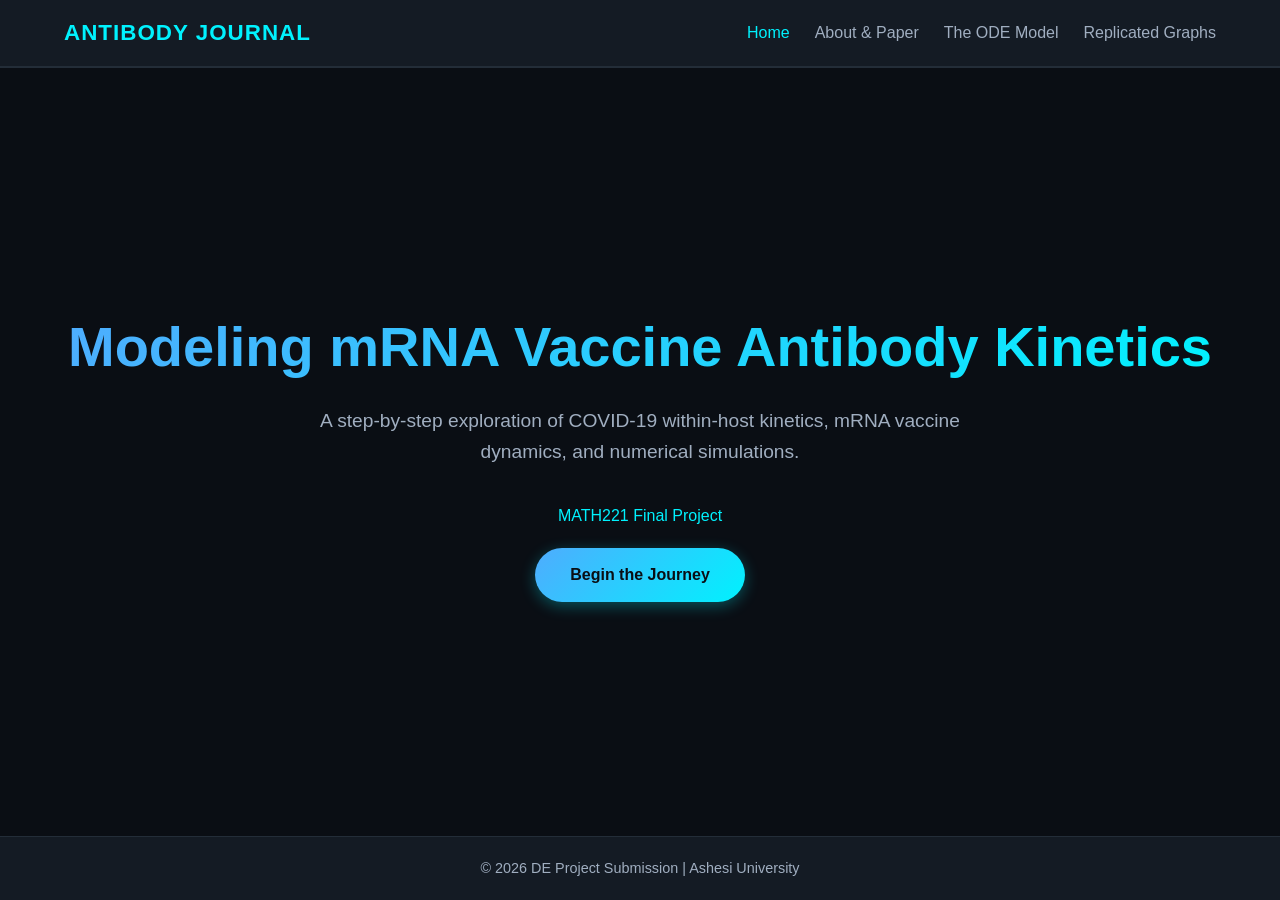
<file: index.html>
<!DOCTYPE html>
<html lang="en">
<head>
    <meta charset="UTF-8">
    <meta name="viewport" content="width=device-width, initial-scale=1.0">
    <title> Modeling mRNA Vaccine Antibody Kinetics | Welcome</title>
    <link rel="stylesheet" href="static/style.css">
</head>
<body>
    <nav class="navbar">
        <a href="index.html" class="nav-logo">ANTIBODY JOURNAL</a>
        <ul class="nav-links">
            <li><a href="index.html" class="active">Home</a></li>
            <li><a href="about.html">About & Paper</a></li>
            <li><a href="model.html">The ODE Model</a></li>
            <li><a href="graphs.html">Replicated Graphs</a></li>
        </ul>
    </nav>

    <div class="content-container hero-wrapper">
        <h1> Modeling mRNA Vaccine Antibody Kinetics</h1>
        <p class="hero-subtitle">A step-by-step exploration of COVID-19 within-host kinetics, mRNA vaccine dynamics, and numerical simulations.</p>
        <p style="color: var(--accent-teal); margin-bottom: 20px; font-weight: 500;">MATH221 Final Project</p>
        <a href="about.html" class="action-btn">Begin the Journey</a>
    </div>

    <footer>
        <p>&copy; 2026 DE Project Submission | Ashesi University</p>
    </footer>
</body>
</html>
</file>
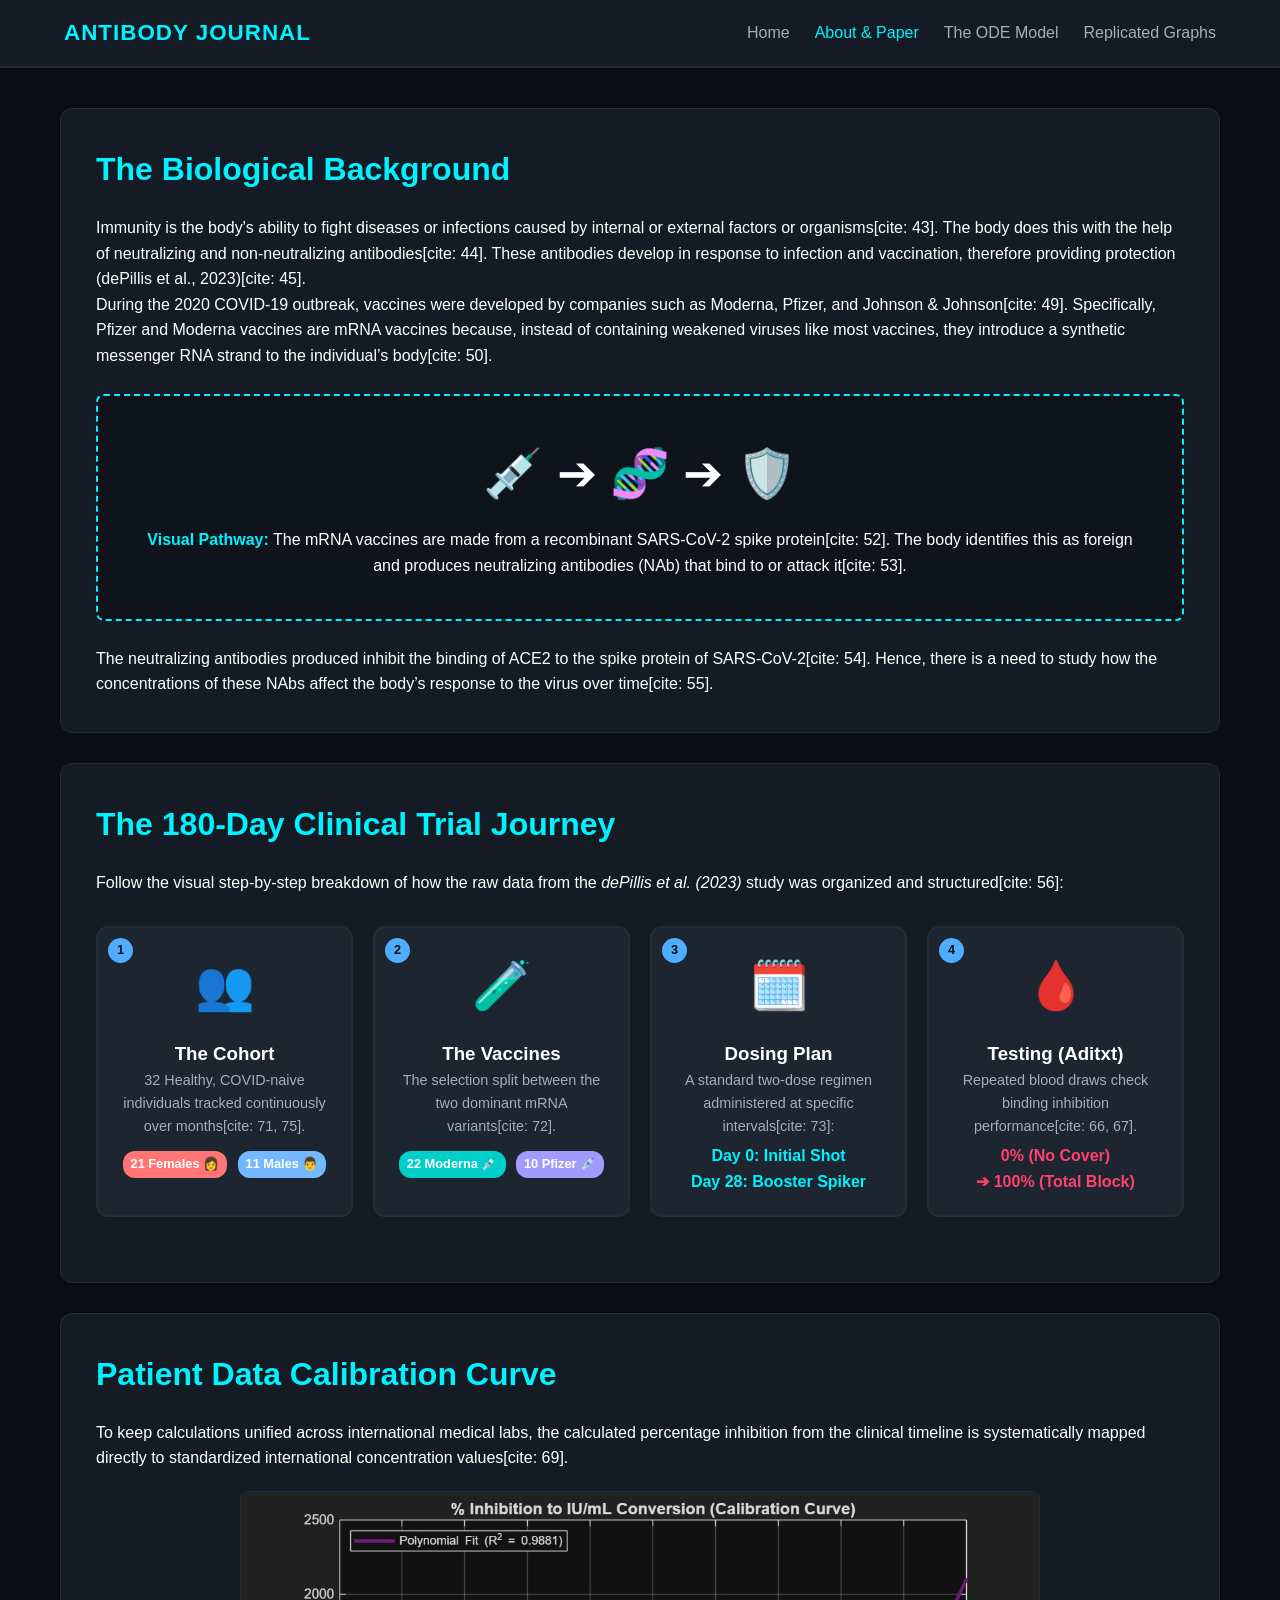
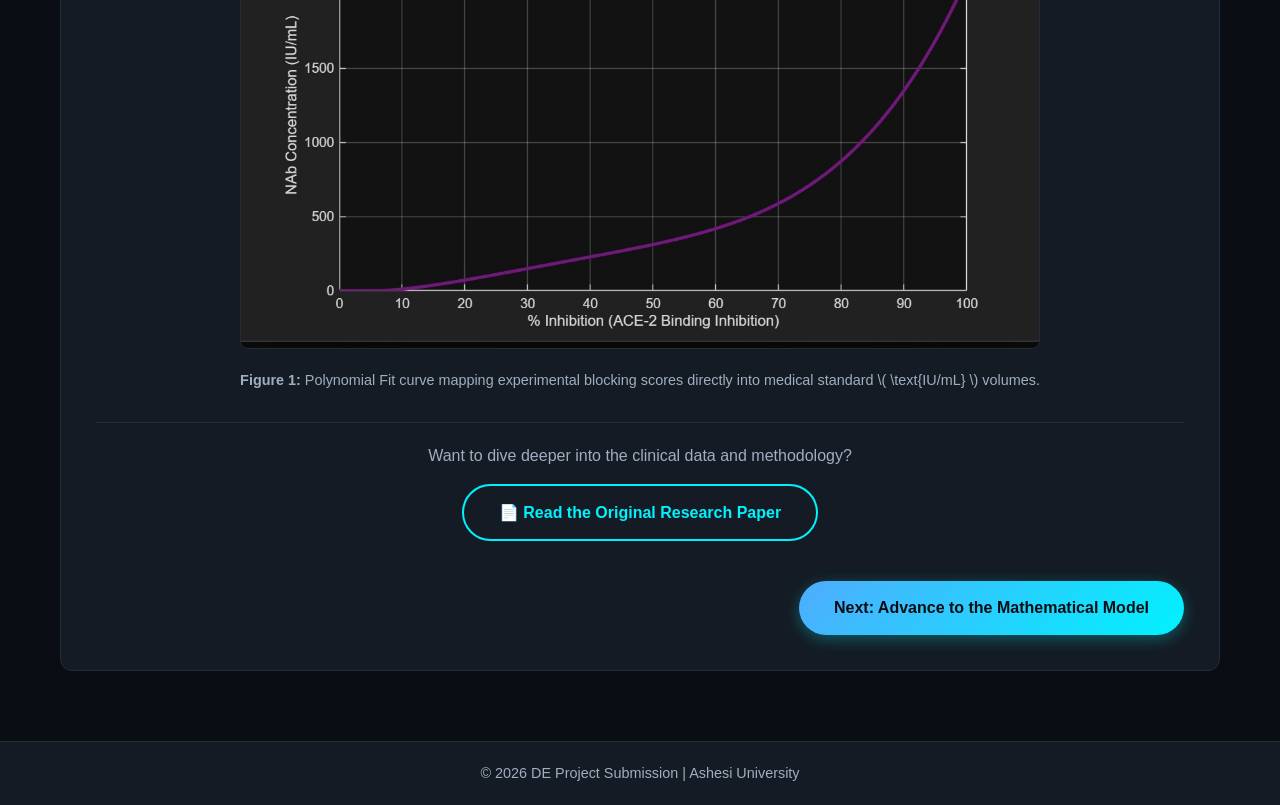
<file: about.html>
<!DOCTYPE html>
<html lang="en">
<head>
    <meta charset="UTF-8">
    <meta name="viewport" content="width=device-width, initial-scale=1.0">
    <title>The Journey | Biology & Reference Paper</title>
    <link rel="stylesheet" href="static/style.css">
    <style>
        /* Specific Styles for the Cartoon Storyboard Journey */
        .storyboard {
            display: grid;
            grid-template-columns: repeat(auto-fit, minmax(220px, 1fr));
            gap: 20px;
            margin: 30px 0;
        }
        .comic-card {
            background: #1c2530;
            border: 2px solid var(--border-color);
            border-radius: 12px;
            padding: 20px;
            text-align: center;
            position: relative;
            transition: transform 0.3s ease, border-color 0.3s ease;
        }
        .comic-card:hover {
            transform: translateY(-5px);
            border-color: var(--accent-teal);
        }
        .comic-icon {
            font-size: 3rem;
            margin-bottom: 15px;
            display: block;
        }
        .comic-step {
            position: absolute;
            top: 10px;
            left: 10px;
            background: var(--accent-blue);
            color: var(--bg-main);
            font-weight: bold;
            border-radius: 50%;
            width: 25px;
            height: 25px;
            font-size: 0.8rem;
            display: flex;
            align-items: center;
            justify-content: center;
        }
        .gender-badge {
            display: inline-block;
            padding: 3px 8px;
            border-radius: 12px;
            font-size: 0.8rem;
            margin: 3px;
            font-weight: bold;
        }
        .badge-f { background: #ff7675; color: #fff; }
        .badge-m { background: #74b9ff; color: #bg-main; }
        .badge-p { background: #a29bfe; color: #fff; }
        .badge-m-vac { background: #00cec9; color: #bg-main; }
    </style>
</head>
<body>
    <nav class="navbar">
        <a href="index.html" class="nav-logo">ANTIBODY JOURNAL</a>
        <ul class="nav-links">
            <li><a href="index.html">Home</a></li>
            <li><a href="about.html" class="active">About & Paper</a></li>
            <li><a href="model.html">The ODE Model</a></li>
            <li><a href="graphs.html">Replicated Graphs</a></li>
        </ul>
    </nav>

    <div class="content-container">
        <div class="story-panel reveal">
            <h2>The Biological Background</h2>
            <p>Immunity is the body's ability to fight diseases or infections caused by internal or external factors or organisms[cite: 43]. The body does this with the help of neutralizing and non-neutralizing antibodies[cite: 44]. These antibodies develop in response to infection and vaccination, therefore providing protection (dePillis et al., 2023)[cite: 45].</p>
            
            <p>During the 2020 COVID-19 outbreak, vaccines were developed by companies such as Moderna, Pfizer, and Johnson & Johnson[cite: 49]. Specifically, Pfizer and Moderna vaccines are mRNA vaccines because, instead of containing weakened viruses like most vaccines, they introduce a synthetic messenger RNA strand to the individual’s body[cite: 50].</p>
            
            <div class="animation-box">
                <div class="antibody-graphic">💉 ➔ 🧬 ➔ 🛡️</div>
                <p><strong style="color: var(--accent-teal);">Visual Pathway:</strong> The mRNA vaccines are made from a recombinant SARS-CoV-2 spike protein[cite: 52]. The body identifies this as foreign and produces neutralizing antibodies (NAb) that bind to or attack it[cite: 53].</p>
            </div>

            <p>The neutralizing antibodies produced inhibit the binding of ACE2 to the spike protein of SARS-CoV-2[cite: 54]. Hence, there is a need to study how the concentrations of these NAbs affect the body’s response to the virus over time[cite: 55].</p>
        </div>

        <div class="story-panel reveal">
            <h2>The 180-Day Clinical Trial Journey</h2>
            <p>Follow the visual step-by-step breakdown of how the raw data from the <em>dePillis et al. (2023)</em> study was organized and structured[cite: 56]:</p>

            <div class="storyboard">
                <div class="comic-card">
                    <span class="comic-step">1</span>
                    <span class="comic-icon">👥</span>
                    <h3>The Cohort</h3>
                    <p style="font-size: 0.9rem; color: var(--text-muted); margin-bottom: 10px;">32 Healthy, COVID-naive individuals tracked continuously over months[cite: 71, 75].</p>
                    <span class="gender-badge badge-f">21 Females 👩</span>
                    <span class="gender-badge badge-m">11 Males 👨</span>
                </div>

                <div class="comic-card">
                    <span class="comic-step">2</span>
                    <span class="comic-icon">🧪</span>
                    <h3>The Vaccines</h3>
                    <p style="font-size: 0.9rem; color: var(--text-muted); margin-bottom: 10px;">The selection split between the two dominant mRNA variants[cite: 72].</p>
                    <span class="gender-badge badge-m-vac">22 Moderna 💉</span>
                    <span class="gender-badge badge-p">10 Pfizer 💉</span>
                </div>

                <div class="comic-card">
                    <span class="comic-step">3</span>
                    <span class="comic-icon">🗓️</span>
                    <h3>Dosing Plan</h3>
                    <p style="font-size: 0.9rem; color: var(--text-muted);">A standard two-dose regimen administered at specific intervals[cite: 73]:</p>
                    <p style="color: var(--accent-teal); font-weight: bold; margin-top: 5px;">Day 0: Initial Shot<br>Day 28: Booster Spiker</p>
                </div>

                <div class="comic-card">
                    <span class="comic-step">4</span>
                    <span class="comic-icon">🩸</span>
                    <h3>Testing (Aditxt)</h3>
                    <p style="font-size: 0.9rem; color: var(--text-muted);">Repeated blood draws check binding inhibition performance[cite: 66, 67].</p>
                    <p style="color: var(--accent-crimson); font-weight: bold; margin-top: 5px;">0% (No Cover)<br>➔ 100% (Total Block)</p>
                </div>
            </div>
        </div>

        <div class="story-panel reveal">
            <h2>Patient Data Calibration Curve</h2>
            <p>To keep calculations unified across international medical labs, the calculated percentage inhibition from the clinical timeline is systematically mapped directly to standardized international concentration values[cite: 69].</p>
            <img src="static/images/WhatsApp Image 2026-06-24 at 10.54.26 PM.jpeg" class="display-image" alt="Calibration Curve">
            <p style="text-align: center; color: var(--text-muted); font-size: 0.9rem;"><strong>Figure 1:</strong> Polynomial Fit curve mapping experimental blocking scores directly into medical standard \( \text{IU/mL} \) volumes.</p>
            
            <div style="text-align: center; margin-top: 30px; padding-top: 20px; border-top: 1px solid var(--border-color);">
                <p style="margin-bottom: 15px; color: var(--text-muted);">Want to dive deeper into the clinical data and methodology?</p>
                <a href="https://www.sciencedirect.com/science/article/pii/S0022519322002715" target="_blank" class="action-btn" style="background: transparent; border: 2px solid var(--accent-teal); color: var(--accent-teal); box-shadow: none;">📄 Read the Original Research Paper</a>
            </div>

            <div style="text-align: right; margin-top: 40px;">
                <a href="model.html" class="action-btn">Next: Advance to the Mathematical Model</a>
            </div>
        </div>
    </div>
        </div>
    </div>

    <footer>
        <p>&copy; 2026 DE Project Submission | Ashesi University</p>
    </footer>

    <script src="static/script.js"></script>
</body>
</html>
</file>
<file: static/style.css>
:root {
    --bg-main: #0a0e14;
    --bg-card: #141b24;
    --accent-teal: #00f2fe;
    --accent-blue: #4facfe;
    --accent-crimson: #ff416c;
    --text-white: #ffffff;
    --text-muted: #a0aec0;
    --border-color: #232d38;
}

* {
    box-sizing: border-box;
    margin: 0;
    padding: 0;
}

body {
    background-color: var(--bg-main);
    color: var(--text-white);
    font-family: 'Segoe UI', Roboto, Helvetica, Arial, sans-serif;
    line-height: 1.6;
    min-height: 100vh;
    display: flex;
    flex-direction: column;
}

/* Navigation Bar */
.navbar {
    background-color: var(--bg-card);
    border-bottom: 2px solid var(--border-color);
    padding: 15px 5%;
    display: flex;
    justify-content: space-between;
    align-items: center;
    position: sticky;
    top: 0;
    z-index: 1000;
}

.nav-logo {
    font-size: 1.4rem;
    font-weight: bold;
    color: var(--accent-teal);
    text-decoration: none;
    letter-spacing: 1px;
}

.nav-links {
    display: flex;
    gap: 25px;
    list-style: none;
}

.nav-links a {
    color: var(--text-muted);
    text-decoration: none;
    font-weight: 500;
    transition: color 0.3s ease;
}

.nav-links a:hover, .nav-links a.active {
    color: var(--accent-teal);
}

/* Container Structure */
.content-container {
    flex: 1;
    max-width: 1200px;
    margin: 40px auto;
    padding: 0 20px;
    width: 100%;
}

/* Hero Landing Page Elements */
.hero-wrapper {
    height: 80vh;
    display: flex;
    flex-direction: column;
    justify-content: center;
    align-items: center;
    text-align: center;
}

.hero-wrapper h1 {
    font-size: 3.5rem;
    background: linear-gradient(135deg, var(--accent-blue), var(--accent-teal));
    -webkit-background-clip: text;
    -webkit-text-fill-color: transparent;
    margin-bottom: 15px;
}

.hero-subtitle {
    font-size: 1.2rem;
    color: var(--text-muted);
    max-width: 700px;
    margin-bottom: 35px;
}

/* Buttons */
.action-btn {
    display: inline-block;
    padding: 14px 35px;
    background: linear-gradient(135deg, var(--accent-blue), var(--accent-teal));
    color: var(--bg-main);
    text-decoration: none;
    border-radius: 30px;
    font-weight: bold;
    box-shadow: 0 4px 15px rgba(0, 242, 254, 0.3);
    transition: transform 0.2s ease, box-shadow 0.2s ease;
}

.action-btn:hover {
    transform: translateY(-2px);
    box-shadow: 0 6px 20px rgba(0, 242, 254, 0.5);
}

/* Section Cards & Panels */
.story-panel {
    background-color: var(--bg-card);
    border: 1px solid var(--border-color);
    border-radius: 12px;
    padding: 35px;
    margin-bottom: 30px;
}

h2 {
    color: var(--accent-teal);
    font-size: 2rem;
    margin-bottom: 20px;
}

/* Image formatting to fix broken scales */
.display-image {
    width: 100%;
    max-width: 800px;
    border-radius: 8px;
    border: 1px solid var(--border-color);
    margin: 20px auto;
    display: block;
}

/* Animation Showcase Area */
.animation-box {
    background: #0f141c;
    border: 2px dashed var(--accent-teal);
    border-radius: 8px;
    padding: 40px;
    text-align: center;
    margin: 25px 0;
}

.antibody-graphic {
    font-size: 3rem;
    margin-bottom: 15px;
    animation: bounce 2s infinite alternate;
}

@keyframes bounce {
    from { transform: translateY(0); }
    to { transform: translateY(-10px); }
}

footer {
    background-color: var(--bg-card);
    text-align: center;
    padding: 20px;
    border-top: 1px solid var(--border-color);
    color: var(--text-muted);
    font-size: 0.9rem;
}
</file>
